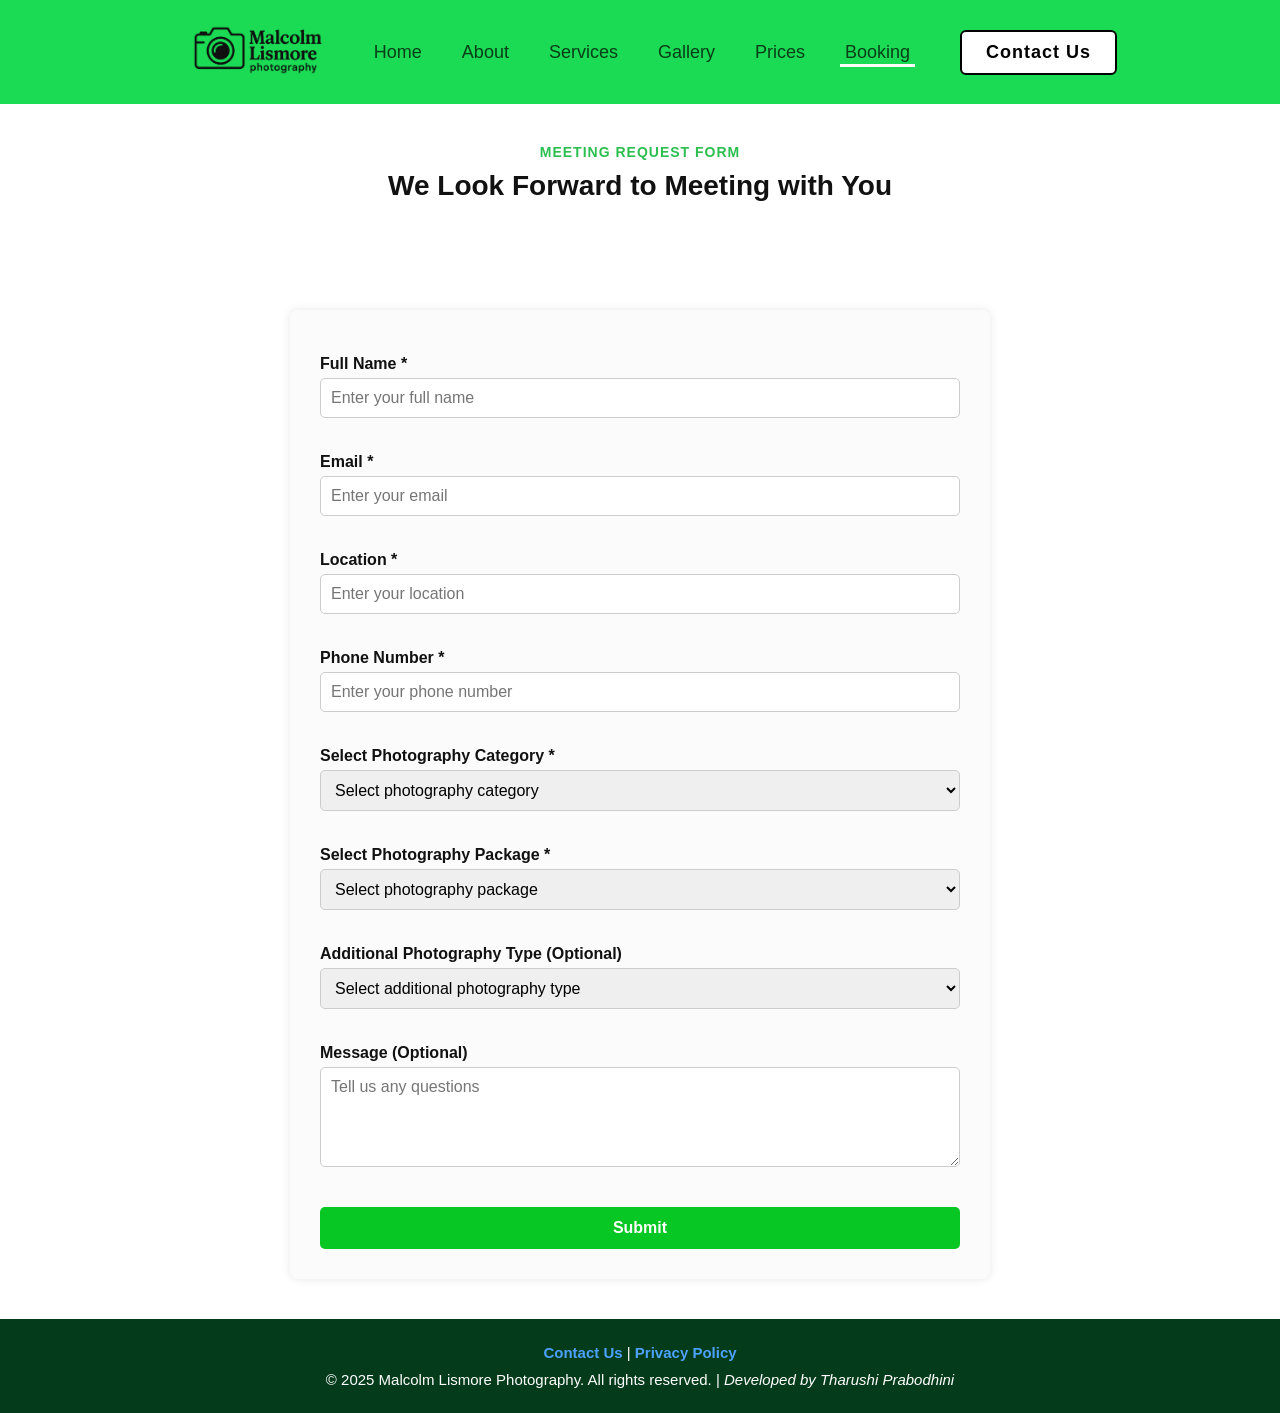
<file: booking page.html>
<!DOCTYPE html>
<html lang="en">
<head>
  <meta charset="UTF-8">
  <meta name="viewport" content="width=device-width, initial-scale=1.0">
  <title>Booking | Malcolm Lismore Photography</title>
  
  <link rel="stylesheet" href="css/booking.css">
  <link rel="stylesheet" href="css/style.css">
  
  <link href="https://fonts.googleapis.com/css2?family=Montserrat:wght@400;700&display=swap" rel="stylesheet">
  <script src="js/booking.js" defer></script>
</head>
<body>
  <header>
    <!-- Navigation Bar -->
    <div class="navigation">
      <div class="navigation-items">
        <a href="index.html" class="logo-link">
          <img src="images/Logo.png" alt="Logo" class="logo">
        </a>
        <ul>
          <li><a href="index.html">Home</a></li>
          <li><a href="about page.html">About</a></li>
          <li><a href="services page.html">Services</a></li>
          <li><a href="gallery page.html">Gallery</a></li>
          <li><a href="prices page.html">Prices</a></li>
          <li><a href="booking page.html" class="active">Booking</a></li>
        </ul>
        <a href="contact page.html" class="contact-button">Contact Us</a>
      </div>
    </div>
  </header>
  <div id="toast" class="toast"></div>

  <div class="wedding-section">
    <p class="section-subtitle">Meeting Request Form</p>
    <h2 class="section-title">We Look Forward to Meeting with You</h2>
  </div>

  <div class="book">
    <form action="booking.php" method="POST" class="bookingForm" id="bookingForm">
      <label for="name">Full Name *</label>
      <input type="text" name="Full_name" id="name" placeholder="Enter your full name" required>

      <label for="email">Email *</label>
      <input type="email" name="email" id="email" placeholder="Enter your email" required>

      <label for="locationa">Location *</label>
      <input type="text" name="locationa" id="locationa" placeholder="Enter your location" required>

      <label for="phone_number">Phone Number *</label>
      <input type="tel" name="phone_number" id="phone_number" placeholder="Enter your phone number" required>

      <label for="photography_type">Select Photography Category *</label>
      <select id="photography_type" name="photography_type" required>
        <option value="">Select photography category</option>
        <option value="wedding">Wedding Photography</option>
        <option value="portrait">Portrait Photography</option>
        <option value="special_events">Special Events Photography</option>
        <option value="landscape">Landscape Photography</option>
        <option value="additional">Additional Photography</option>
        <option value="wildlife">Wildlife Photography</option>
      </select>

      <label for="photography_package">Select Photography Package *</label>
      <select id="photography_package" name="photography_package" required>
        <option value="">Select photography package</option>
        <option value="basic">Basic</option>
        <option value="standard">Standard</option>
        <option value="premium">Premium</option>
      </select>

      <label for="additional_package">Additional Photography Type (Optional)</label>
      <select id="additional_package" name="additional_package">
        <option value="">Select additional photography type</option>
        <option value="baby_kids">Baby/Kids - $40.15</option>
        <option value="graduation">Graduation Shoots - $33.45</option>
        <option value="couple_pre_shoot">Couple/Pre-Shoot - $66.91</option>
      </select>

      <label for="additional_message">Message (Optional)</label>
      <textarea id="additional_message" name="additional_message" placeholder="Tell us any questions"></textarea>

      <button type="submit">Submit</button>
      <p class="successMessage">Submitted your Request!</p>
    </form>
  </div>

  <footer>
    <div class="footer-content">
      <p><a href="contact page.html">Contact Us</a> | <a href="privacy.html">Privacy Policy</a></p>
      <p>© 2025 Malcolm Lismore Photography. All rights reserved. |
        <i>Developed by Tharushi Prabodhini</i>
      </p>
    </div>
  </footer>
</body>
</html>
</file>
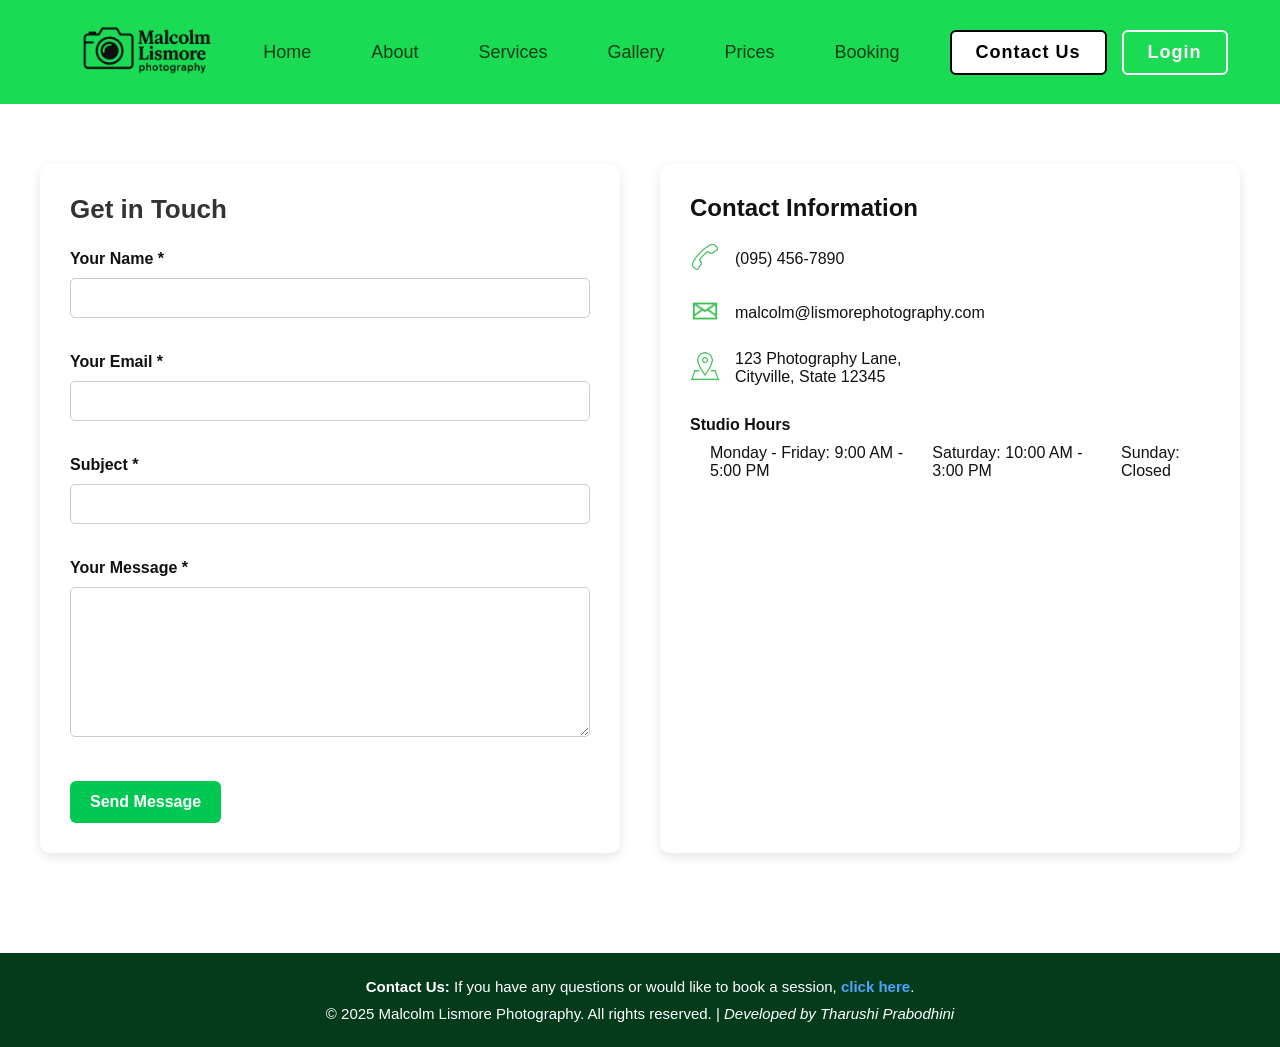
<file: contact page.html>
<!DOCTYPE html>
<html lang="en">

<head>
  <meta charset="UTF-8" />
  <meta name="viewport" content="width=device-width, initial-scale=1.0" />
  <title>Contact Us | Malcolm Lismore Photography</title>

  <link rel="stylesheet" href="css/contact.css" />
  <link rel="stylesheet" href="css/style.css" />
  <link rel="stylesheet" href="css/booking.css" />
  <link href="https://fonts.googleapis.com/css2?family=Montserrat:wght@400;700&display=swap" rel="stylesheet" />
</head>

<body>
  <header>
    <!-- Navigation Bar -->
    <div class="navigation">
      <div class="navigation-items">
        <a href="index.html" class="logo-link">
          <img src="images/Logo.png" alt="Logo" class="logo" />
        </a>

        <ul>
          <li><a href="index.html">Home</a></li>
          <li><a href="about page.html">About</a></li>
          <li><a href="services page.html">Services</a></li>
          <li><a href="gallery page.html">Gallery</a></li>
          <li><a href="prices page.html">Prices</a></li>
          <li><a href="" class="requires-login">Booking</a></li>
        </ul>

        <a href="contact page.html" class="contact-button">Contact Us</a>

        <!-- Login Button -->
        <a href="login.html" class="login-button">Login</a>
      </div>
    </div>
  </header>
  <div id="toast-container"></div>
  <script src="js/contact.js" defer></script>

  <main class="second_part">
    <div class="contact">
      <div class="form-container">
        <h1>Get in Touch</h1>
        <form id="contact-form" method="POST" action="contact.php">
          <label for="name">Your Name *</label>
          <input type="text" id="name" name="name" required />

          <label for="email">Your Email *</label>
          <input type="email" id="email" name="email" required />

          <label for="subject">Subject *</label>
          <input type="text" id="subject" name="subject" required />

          <label for="message">Your Message *</label>
          <textarea class="message" id="message" name="message" required></textarea>

          <button type="submit">Send Message</button>
        </form>
      </div>

      <div class="contact-info">
        <h2>Contact Information</h2>

        <div class="contact-details">
          <div class="contact-icon">
            <img src="images/Call icon.png" alt="Phone Icon" />
          </div>
          <div class="contact-text">(095) 456-7890</div>
        </div>

        <div class="contact-details">
          <div class="contact-icon">
            <img src="images/Email icon.png" alt="Email Icon" />
          </div>
          <div class="contact-text">malcolm@lismorephotography.com</div>
        </div>

        <div class="contact-details">
          <div class="contact-icon">
            <img src="images/location icon.png" alt="Location Icon" />
          </div>
          <div class="contact-text">
            123 Photography Lane,<br />
            Cityville, State 12345
          </div>
        </div>

        <div class="studio-hours">
          <p><strong>Studio Hours</strong></p>
          <ul>
            <li>Monday - Friday: 9:00 AM - 5:00 PM</li>
            <li>Saturday: 10:00 AM - 3:00 PM</li>
            <li>Sunday: Closed</li>
          </ul>
        </div>
      </div>
    </div>
  </main>

  <footer>
    <div class="footer-content">
      <p><strong>Contact Us:</strong> If you have any questions or would like to book a session,
        <a href="contact page.html">click here</a>.
      </p>
      <p>© 2025 Malcolm Lismore Photography. All rights reserved. |
        <i>Developed by Tharushi Prabodhini</i>
      </p>
    </div>
  </footer>

  <!-- JavaScript File -->
  <script src="js/javaScript.js"></script>
</body>
</html>
</file>
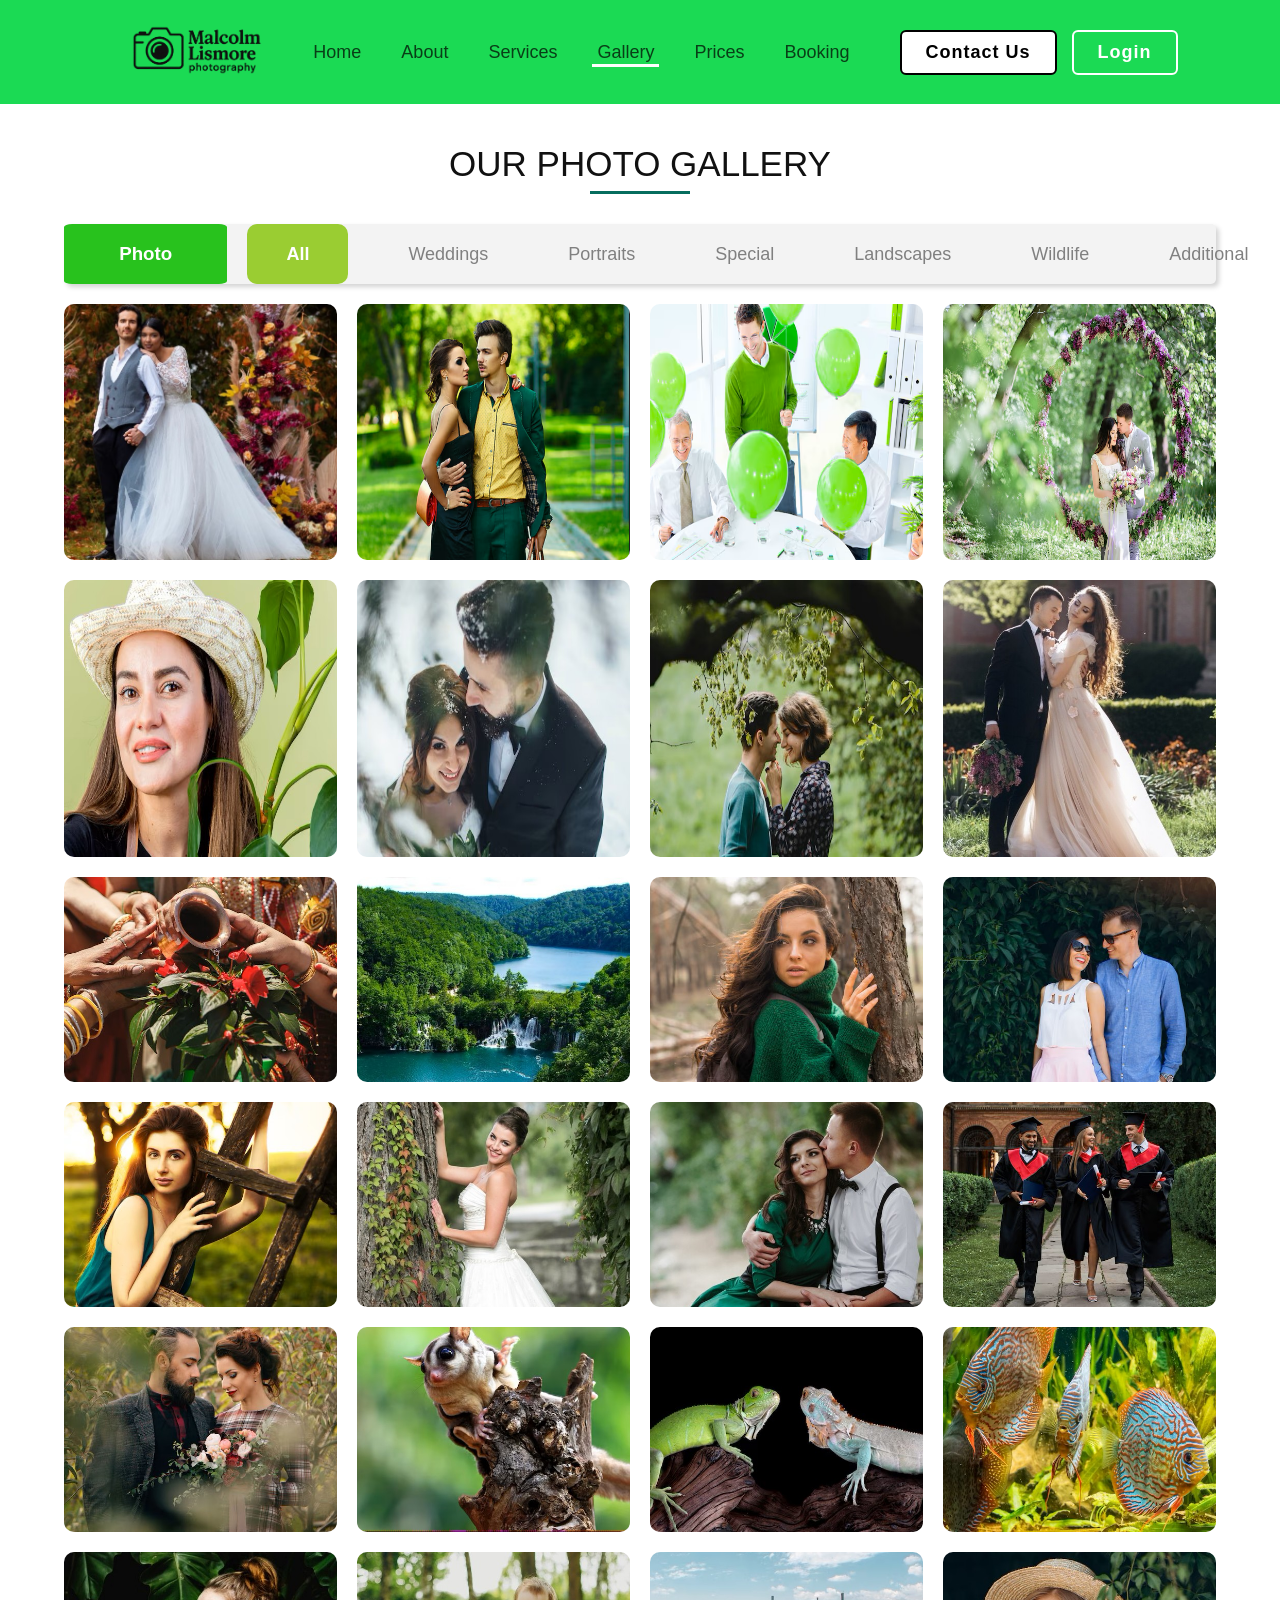
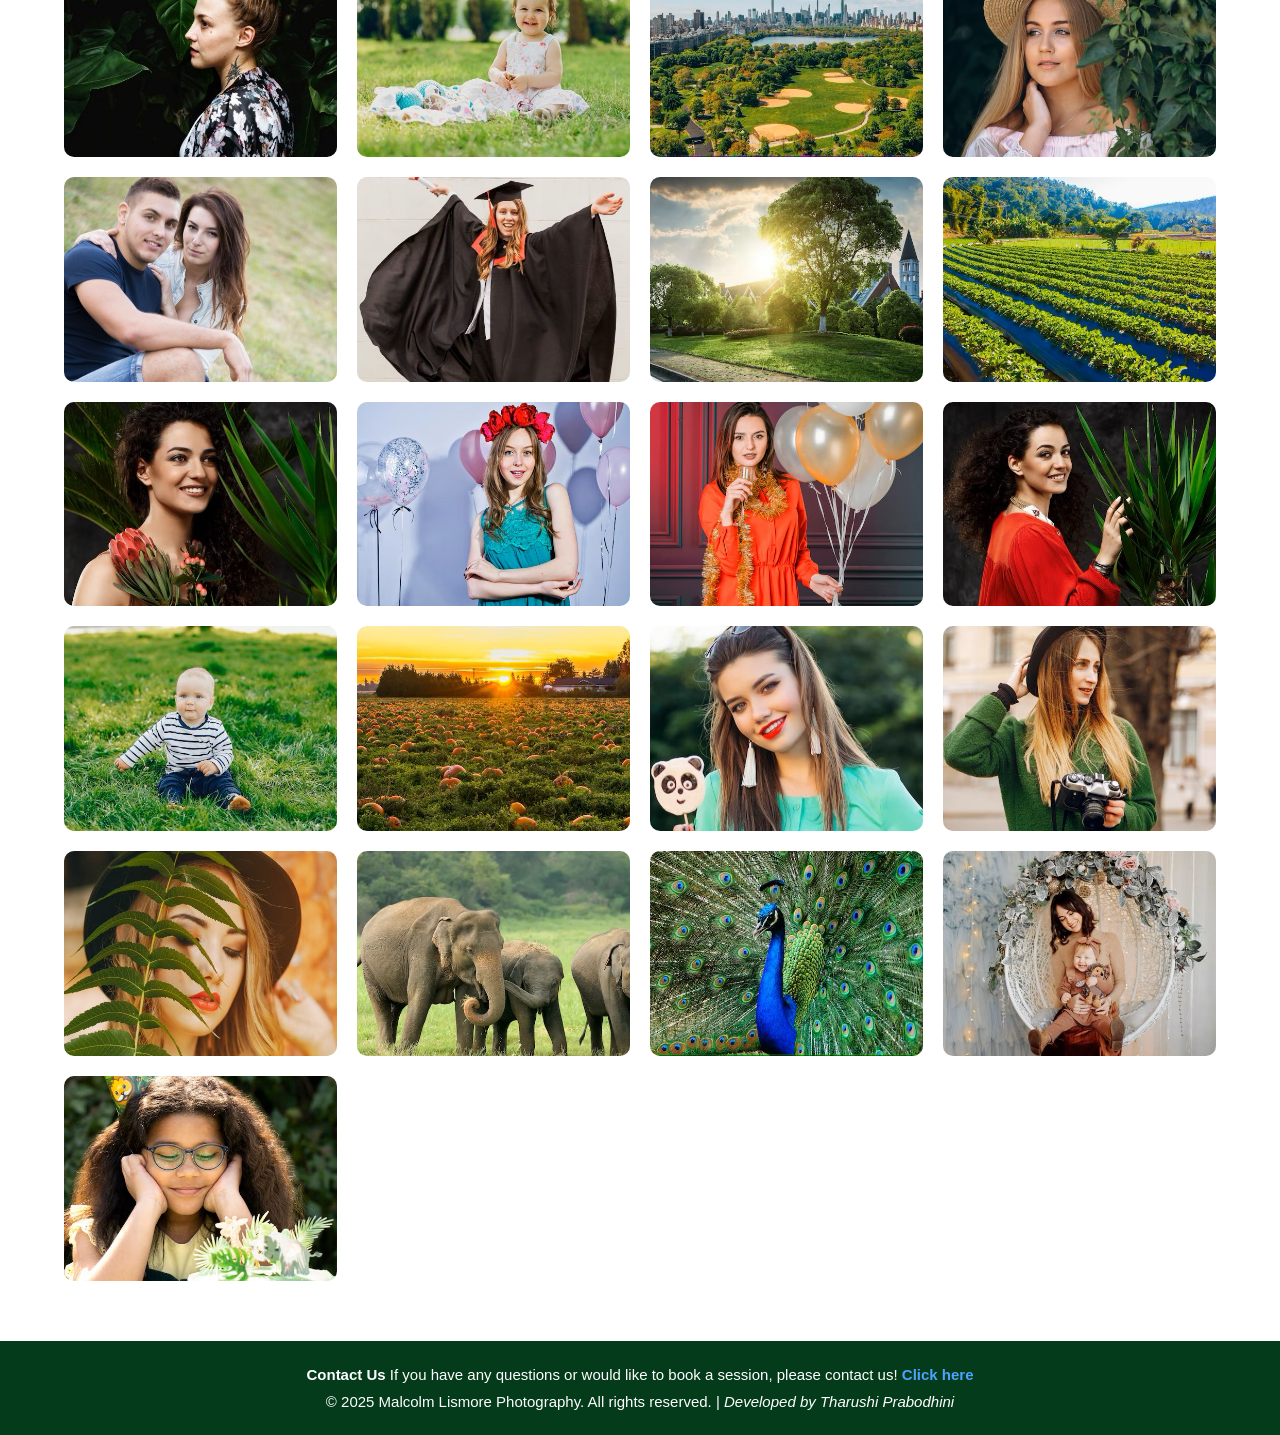
<file: gallery page.html>
<!DOCTYPE html>
<html lang="en">
<head>
  <meta charset="UTF-8" />
  <meta name="viewport" content="width=device-width, initial-scale=1.0"/>
  <title>Gallery | Malcolm Lismore Photography</title>
  <link rel="stylesheet" href="css/styleGallery.css"/>
  <link rel="stylesheet" href="css/style.css" />
  <link href="https://fonts.googleapis.com/css2?family=Montserrat:wght@400;700&display=swap" rel="stylesheet"/>
</head>

<body>
  <header>
    <!-- Navigation Bar -->
    <div class="navigation">
      <div class="navigation-items">
        <a href="index.html" class="logo-link">
          <img src="images/Logo.png" alt="Logo" class="logo"/>
        </a>

        <ul>
          <li><a href="index.html">Home</a></li>
          <li><a href="about page.html">About</a></li>
          <li><a href="services page.html">Services</a></li>
          <li><a href="gallery page.html"  class="active">Gallery</a></li>
          <li><a href="prices page.html">Prices</a></li>
          <li><a href="" class="requires-login">Booking</a></li>
        </ul>

        <a href="contact page.html" class="contact-button">Contact Us</a>

        <!-- Login Button -->
        <a href="login.html" class="login-button">Login</a>
      </div>
    </div>
  </header>

  <!-- Gallery Filters -->
  <input type="radio" name="photos" id="check1" checked>
  <input type="radio" name="photos" id="check2">
  <input type="radio" name="photos" id="check3">
  <input type="radio" name="photos" id="check4">
  <input type="radio" name="photos" id="check5">
  <input type="radio" name="photos" id="check6">
  <input type="radio" name="photos" id="check7">

  <!-- Gallery Container -->
  <div class="container">
    <h1>OUR PHOTO GALLERY</h1>

    <div class="top-content">
      <h3>Photo Gallery</h3>
      <label for="check1">All Photos</label>
      <label for="check2">Weddings</label>
      <label for="check3">Portraits</label>
      <label for="check4">Special Events</label>
      <label for="check5">Landscapes</label>
      <label for="check6">Wildlife</label>
      <label for="check7">Additional</label>
    </div>

    <div class="photo-gallery">

      <!-- Example Entry -->
      <div class="pic wedding">
        <img src="images/wedding Gimg6.jpg" alt="wedding Gimg6.jpg">
      </div>

      <div class="pic Additional">
        <img src="images/Additional img1.png" alt="Additional img1.png">
      </div>

      <div class="pic events">
        <img src="images/events Gimg1.png" alt="events Gimg1.png">
      </div>

      <div class="pic wedding">
        <img src="images/wedding img1.avif" alt="wedding img1.avif">
      </div>

      <div class="pic Portraits">
        <img src="images/Portraits Gimg1.jpg" alt="Portraits Gimg1.jpg">
      </div>

      <div class="pic wedding">
        <img src="images/wedding Gimg2.jpg" alt="wedding Gimg2.jpg">
      </div>

      <div class="pic Additional">
        <img src="images/Additional Gimg2.jpg" alt="Additional Gimg2.jpg">
      </div>

      <div class="pic wedding">
        <img src="images/wedding Gimg8.jpg" alt="wedding Gimg8.jpg">
      </div>

      <div class="pic events">
        <img src="images/events Gimg2.jpg" alt="events Gimg2.jpg">
      </div>

      <div class="pic Landscape">
        <img src="images/Landscape Gimg2.jpg" alt="Landscape Gimg2.jpg">
      </div>

      <div class="pic Portraits">
        <img src="images/Portraits Gimg2.jpg" alt="Portraits Gimg2.jpg">
      </div>

      <div class="pic Additional">
        <img src="images/Additional Gimg3.jpg" alt="Additional Gimg3.avif">
      </div>

      <div class="pic Portraits">
        <img src="images/Portraits Gimg3.jpg" alt="Portraits Gimg3.jpg">
      </div>

      <div class="pic wedding">
        <img src="images/wedding Gimg4.jpg" alt="wedding Gimg4.jpg">
      </div>

      <div class="pic wedding">
        <img src="images/wedding Gimg3.jpg" alt="wedding Gimg3.jpg">
      </div>

      <div class="pic events">
        <img src="images/events Gimg4.jpg" alt="events Gimg4.jpg">
      </div>

      <div class="pic wedding">
        <img src="images/wedding Gimg5.jpg" alt="wedding Gimg5.jpg">
      </div>

      <div class="pic wildlife">
        <img src="images/wildlife Gimg1.jpg" alt="wildlife Gimg1.jpg">
      </div>

      <div class="pic wildlife">
        <img src="images/wildlife Gimg3.jpg" alt="wildlife Gimg3.jpg">
      </div>

      <div class="pic wildlife">
        <img src="images/wildlife Gimg2.jpg" alt="wildlife Gimg2.jpg">
      </div>

      <div class="pic Portraits">
        <img src="images/Portraits Gimg4.jpg" alt="Portraits Gimg4.jpg">
      </div>

      <div class="pic events">
        <img src="images/events Gimg5.jpg" alt="events Gimg5.jpg">
      </div>

      <div class="pic Landscape">
        <img src="images/Landscape Gimg5.jpg" alt="Landscape Gimg5.jpg">
      </div>

      <div class="pic Portraits">
        <img src="images/Portraits Gimg5.jpg" alt="Portraits Gimg5.jpg">
      </div>

      <div class="pic Additional">
        <img src="images/Additional Gimg6.jpg" alt="Additional Gimg6.jpg">
      </div>

      <div class="pic events">
        <img src="images/events Gimg6.jpg" alt="events Gimg6.jpg">
      </div>

      <div class="pic Landscape">
        <img src="images/Landscape Gimg6.jpg" alt="Landscape Gimg6.jpg">
      </div>

      <div class="pic Landscape">
        <img src="images/Landscape Gimg7.jpg" alt="Landscape Gimg7.jpg">
      </div>

      <div class="pic Portraits">
        <img src="images/Portraits Gimg7.jpg" alt="Portraits Gimg7.jpg">
      </div>

      <div class="pic events">
        <img src="images/events Gimg10.jpg" alt="events Gimg10.jpg">
      </div>

      <div class="pic events">
        <img src="images/events Gimg11.jpg" alt="events Gimg11.jpg">
      </div>

      <div class="pic Portraits">
        <img src="images/Portraits Gimg9.jpg" alt="Portraits Gimg9.jpg">
      </div>

      <div class="pic events">
        <img src="images/events Gimg8.jpg" alt="events Gimg8.jpg">
      </div>

      <div class="pic Landscape">
        <img src="images/Landscape Gimg8.jpg" alt="Landscape Gimg8.jpg">
      </div>

      <div class="pic Portraits">
        <img src="images/Portraits Gimg8.jpg" alt="Portraits Gimg8.jpg">
      </div>

      <div class="pic Portraits">
        <img src="images/Portraits Gimg6.jpg" alt="Portraits Gimg6.jpg">
      </div>

      <div class="pic Portraits">
        <img src="images/Portraits Gimg10.jpg" alt="Portraits Gimg10.jpg">
      </div>

      <div class="pic wildlife">
        <img src="images/wildlife Gimg5.jpg" alt="wildlife Gimg5.jpg">
      </div>

      <div class="pic wildlife">
        <img src="images/wildlife Gimg6.jpg" alt="wildlife Gimg6.jpg">
      </div>

      <div class="pic events">
        <img src="images/events img1.jpg" alt="events img1.jpg">
      </div>

      <div class="pic events">
        <img src="images/events Gimg9.jpg" alt="events Gimg9.jpg">
      </div>

    </div>
  </div>

  <!-- Footer -->
  <footer>
    <div class="footer-content">
      <p><strong>Contact Us</strong> If you have any questions or would like to book a session, please contact us!
        <a href="Contact page.html">Click here</a>
      </p>
      <p>© 2025 Malcolm Lismore Photography. All rights reserved. | <i>Developed by Tharushi Prabodhini</i></p>
    </div>
  </footer>

  <!-- JavaScript File -->
  <script src="js/javaScript.js"></script>
</body>
</html>
</file>
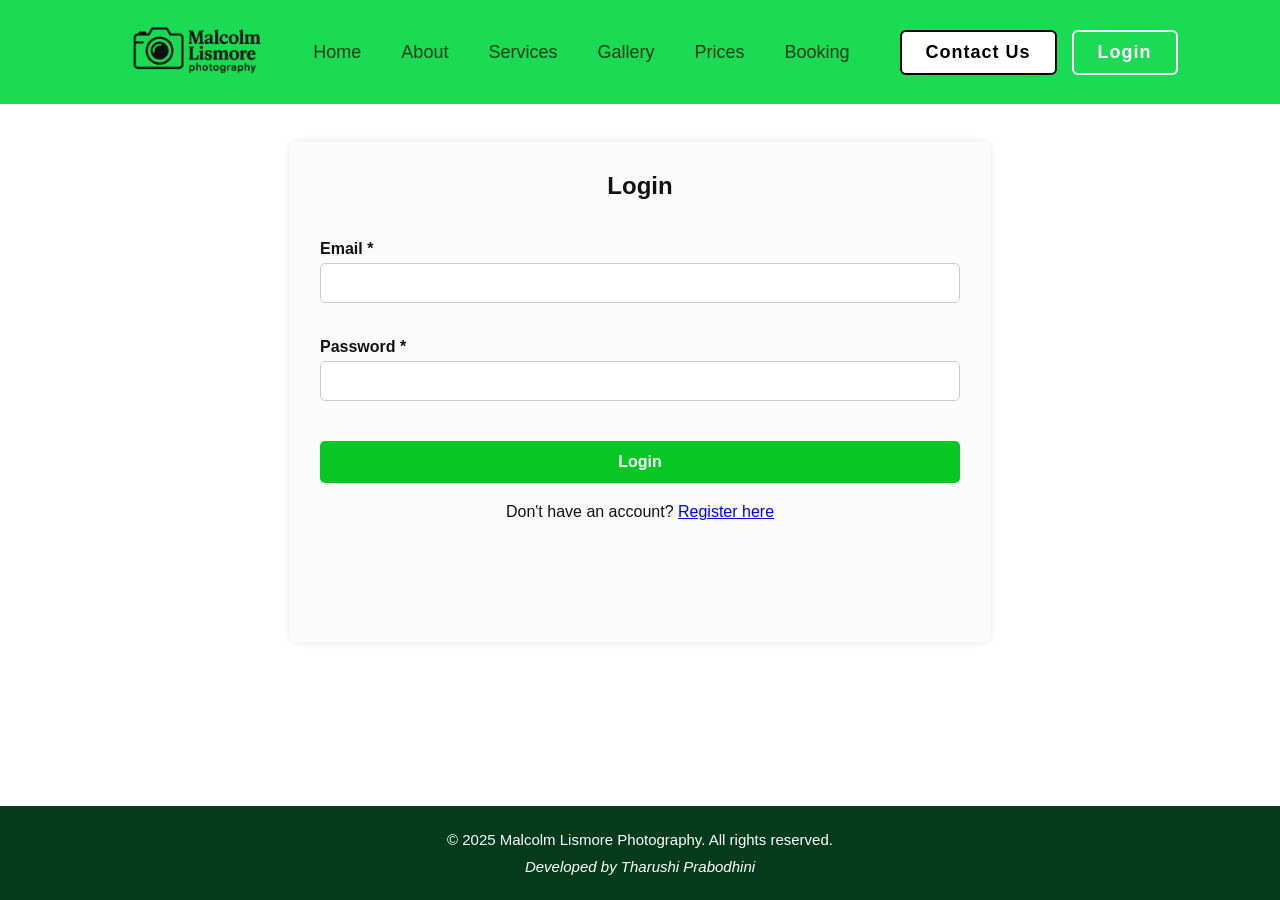
<file: login.html>
<!DOCTYPE html>
<html lang="en">
<head>
  <meta charset="UTF-8" />
  <meta name="viewport" content="width=device-width, initial-scale=1.0"/>
  <title>Login | Malcolm Lismore Photography</title>
  
  <link rel="stylesheet" href="css/style.css"/>
  <link rel="stylesheet" href="css/booking.css"/>
  <link rel="stylesheet" href="css/login.css"/>
  <link href="https://fonts.googleapis.com/css2?family=Montserrat:wght@400;700&display=swap" rel="stylesheet"/>
</head>
<body>

  <!-- Navigation Bar -->
  <header>
    <nav class="navigation">
      <div class="navigation-items">
        <a href="index page.html" class="logo-link">
          <img src="images/Logo.png" alt="Logo" class="logo" />
        </a>
        <ul>
          <li><a href="index page.html">Home</a></li>
          <li><a href="about page.html">About</a></li>
          <li><a href="services page.html">Services</a></li>
          <li><a href="gallery page.html">Gallery</a></li>
          <li><a href="prices page.html">Prices</a></li>
          <li><a href="" class="requires-login">Booking</a></li>
        </ul>
        <a href="contact page.html" class="contact-button">Contact Us</a>
        
        <a href="login.html" class="login-button active">Login</a>
      </div>
    </nav>
  </header>

  <!-- Main Content -->
  <main>
    <!-- Login Form -->
    <div class="book">
      <h2 style="margin-bottom: 25px;">Login</h2>
      <form class="bookingForm" method="POST" action="login.php">
        <label for="email">Email *</label>
        <input type="email" id="email" name="email" required>

        <label for="password">Password *</label>
        <input type="password" id="password" name="password" required>

        <button type="submit">Login</button>
      </form>
      <p style="margin-top: 20px;">Don't have an account? <a href="register.html">Register here</a></p>
    </div>
  </main>

  <!-- Toast Container -->
  <div id="toast-container"></div>

  <!-- Footer -->
  <footer>
    <div class="footer-content">
      <p>&copy; 2025 Malcolm Lismore Photography. All rights reserved.</p>
      <p><i>Developed by Tharushi Prabodhini</i></p>
    </div>
  </footer>

  <!-- Toast JS -->
  <script src="js/login.js" defer></script>
  <script src="js/javaScript.js"></script>
</body>
</html>
</file>
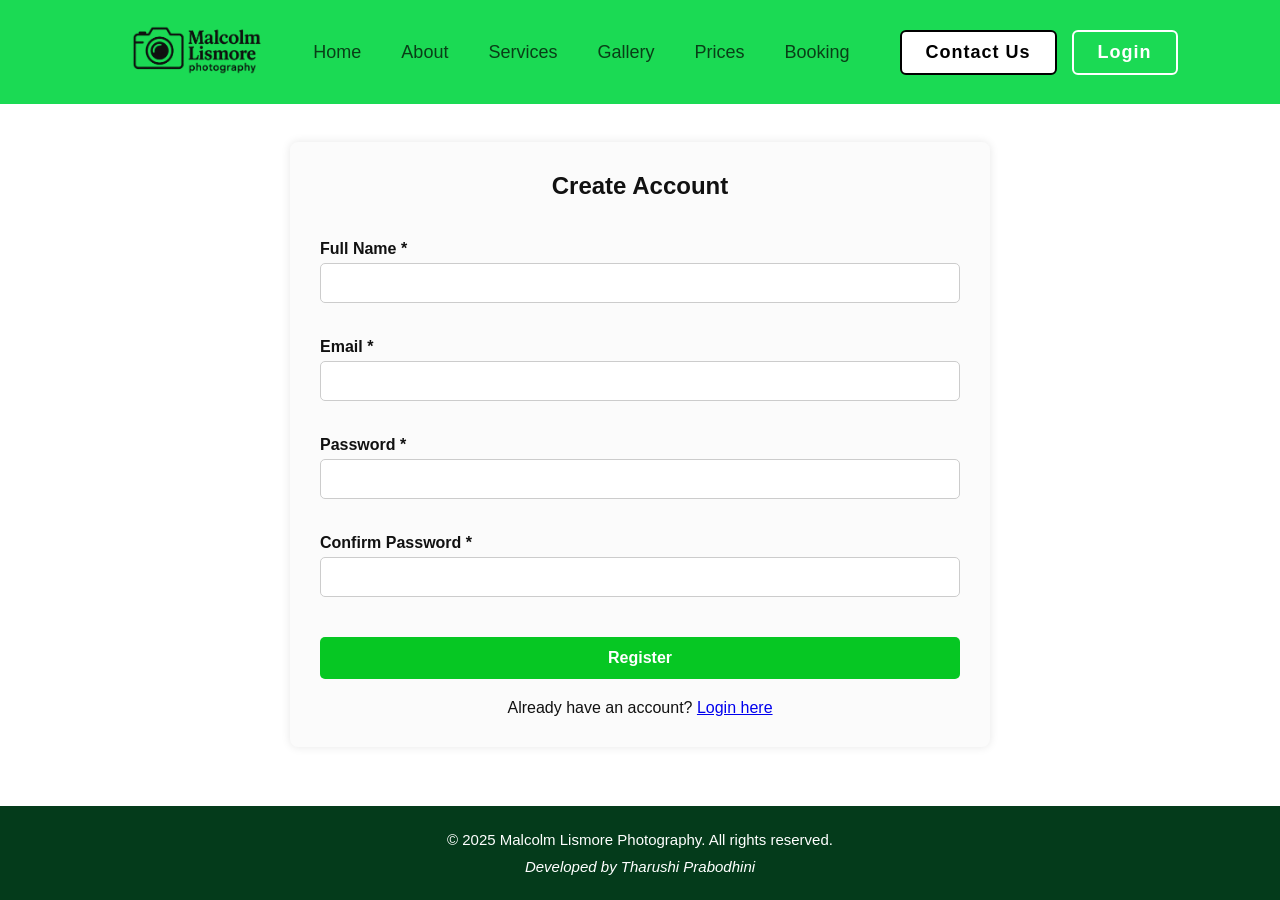
<file: register.html>
<!DOCTYPE html>
<html lang="en">
<head>
  <meta charset="UTF-8" />
  <meta name="viewport" content="width=device-width, initial-scale=1.0"/>
  <title>Create Account | Malcolm Lismore Photography</title>
  <link rel="stylesheet" href="css/style.css"/>
  <link rel="stylesheet" href="css/booking.css"/>
  <link rel="stylesheet" href="css/login.css"/>
  <link href="https://fonts.googleapis.com/css2?family=Montserrat:wght@400;700&display=swap" rel="stylesheet"/>
</head>
<body>

  <!-- Navigation Bar -->
  <header>
    <nav class="navigation">
      <div class="navigation-items">
        <a href="index page.html" class="logo-link">
          <img src="images/Logo.png" alt="Logo" class="logo" />
        </a>
        <ul>
          <li><a href="index page.html">Home</a></li>
          <li><a href="about page.html">About</a></li>
          <li><a href="services page.html">Services</a></li>
          <li><a href="gallery page.html">Gallery</a></li>
          <li><a href="prices page.html">Prices</a></li>
          <li><a href="booking page.html" class="requires-login">Booking</a></li>
        </ul>
        <a href="contact page.html" class="contact-button">Contact Us</a>
        <a href="login.html" class="login-button">Login</a>
      </div>
    </nav>
  </header>

  <!-- Main Content -->
  <main>
    <!-- Register Form -->
    <div class="book">
      <h2 style="margin-bottom: 25px;">Create Account</h2>
      <form class="bookingForm" method="POST" action="register.php">
        <label for="name">Full Name *</label>
        <input type="text" id="name" name="name" required>

        <label for="email">Email *</label>
        <input type="email" id="email" name="email" required>

        <label for="password">Password *</label>
        <input type="password" id="password" name="password" required>

        <label for="confirm_password">Confirm Password *</label>
        <input type="password" id="confirm_password" name="confirm_password" required>

        <button type="submit">Register</button>
      </form>
      <p style="margin-top: 20px;">Already have an account? <a href="login.html">Login here</a></p>
    </div>
  </main>

  <!-- Toast Container -->
  <div id="toast-container"></div>

  <!-- Footer -->
  <footer>
    <div class="footer-content">
      <p>&copy; 2025 Malcolm Lismore Photography. All rights reserved.</p>
      <p><i>Developed by Tharushi Prabodhini</i></p>
    </div>
  </footer>

  <!-- Toast JS -->
  <script src="js/login.js" defer></script>
  <script src="js/javaScript.js"></script>
</body>
</html>
</file>
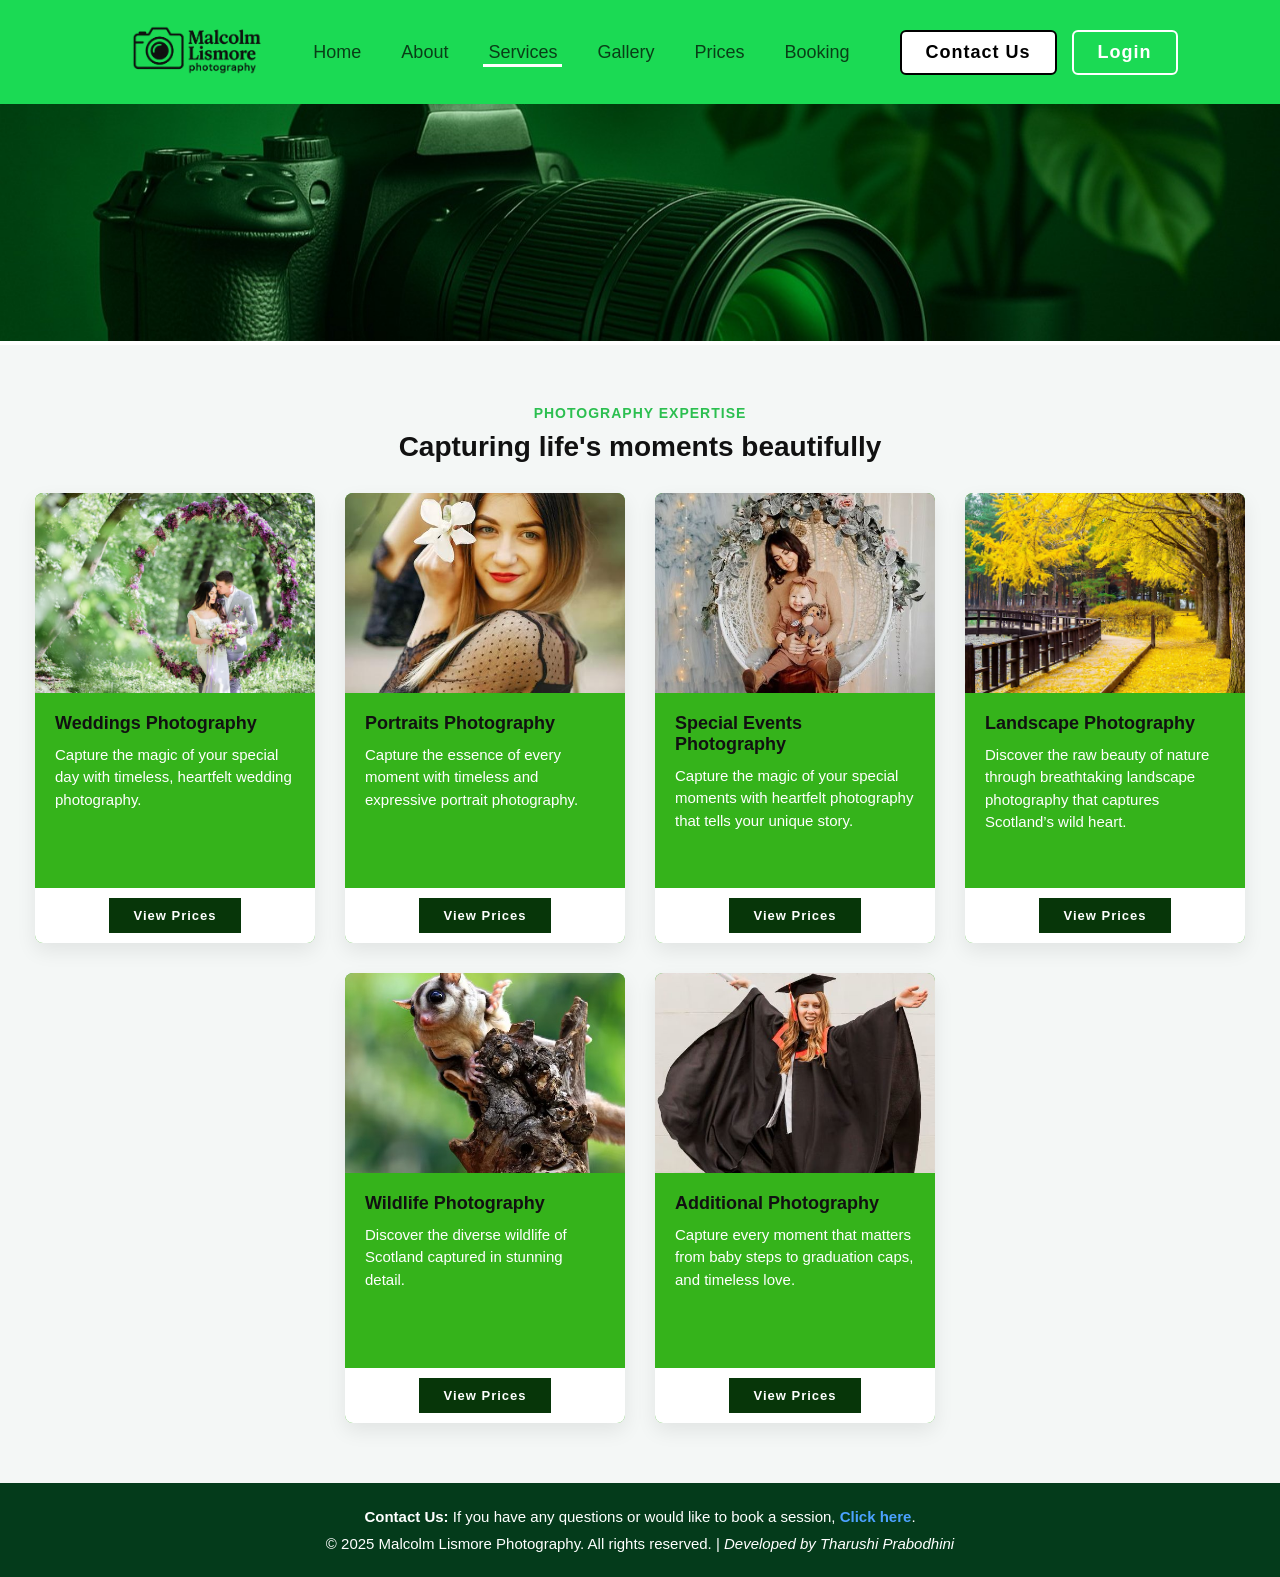
<file: services page.html>
<!DOCTYPE html>
<html lang="en">
<head>
  <meta charset="UTF-8" />
  <meta name="viewport" content="width=device-width, initial-scale=1.0" />
  <title>Services | Malcolm Lismore Photography</title>
  <link rel="stylesheet" href="css/style.css" />
  <link href="https://fonts.googleapis.com/css2?family=Montserrat:wght@400;700&display=swap" rel="stylesheet" />
</head>
<body>
  <header>
    <!-- Navigation Bar -->
    <div class="navigation">
      <div class="navigation-items">
        <a href="index page.html" class="logo-link">
          <img src="images/Logo.png" alt="Logo" class="logo" />
        </a>

        <ul>
          <li><a href="index page.html">Home</a></li>
          <li><a href="about page.html">About</a></li>
          <li><a href="services page.html" class="active">Services</a></li>
          <li><a href="gallery page.html">Gallery</a></li>
          <li><a href="prices page.html">Prices</a></li>
          <li><a href="" class="requires-login">Booking</a></li>
        </ul>

        <a href="contact page.html" class="contact-button">Contact Us</a>

        <!-- Login Button -->
        <a href="login.html" class="login-button">Login</a>
      </div>
    </div>
  </header>

  <!-- Background Image -->
  <img src="images/bg.jpg" alt="Background" style="width: 100%; height: auto;" />

  <!-- Services Section -->
  <section class="photo-expertise">
    <p class="section-subtitle">Photography Expertise</p>
    <h2 class="section-title">Capturing life's moments beautifully</h2>

    <div class="photo-grid">
      <!-- Weddings Photography -->
      <div class="photo-background">
        <img src="images/wedding img1.avif" alt="Weddings photography" />
        <div class="photo-content">
          <h3>Weddings Photography</h3>
          <p>Capture the magic of your special day with timeless, heartfelt wedding photography.</p>
        </div>
        <div class="photo-btn">
          <a href="prices page.html" class="view Prices">View Prices</a>
        </div>
      </div>

      <!-- Portraits Photography -->
      <div class="photo-background">
        <img src="images/Portraits img1.jpg" alt="Portraits photography" />
        <div class="photo-content">
          <h3>Portraits Photography</h3>
          <p>Capture the essence of every moment with timeless and expressive portrait photography.</p>
        </div>
        <div class="photo-btn">
          <a href="prices page.html" class="view Prices">View Prices</a>
        </div>
      </div>

      <!-- Special Events Photography -->
      <div class="photo-background">
        <img src="images/events img1.jpg" alt="Special events photography" />
        <div class="photo-content">
          <h3>Special Events Photography</h3>
          <p>Capture the magic of your special moments with heartfelt photography that tells your unique story.</p>
        </div>
        <div class="photo-btn">
          <a href="prices page.html" class="view Prices">View Prices</a>
        </div>
      </div>

      <!-- Landscape Photography -->
      <div class="photo-background">
        <img src="images/landspace image2.avif" alt="Landscape photography" />
        <div class="photo-content">
          <h3>Landscape Photography</h3>
          <p>Discover the raw beauty of nature through breathtaking landscape photography that captures Scotland’s wild heart.</p>
        </div>
        <div class="photo-btn">
          <a href="prices page.html" class="view Prices">View Prices</a>
        </div>
      </div>

      <!-- Wildlife Photography -->
      <div class="photo-background">
        <img src="images/wildlife Gimg1.jpg" alt="Wildlife photography" />
        <div class="photo-content">
          <h3>Wildlife Photography</h3>
          <p>Discover the diverse wildlife of Scotland captured in stunning detail.</p>
        </div>
        <div class="photo-btn">
          <a href="prices page.html" class="view Prices">View Prices</a>
        </div>
      </div>

      <!-- Additional Photography -->
      <div class="photo-background">
        <img src="images/events Gimg6.jpg" alt="Additional photography" />
        <div class="photo-content">
          <h3>Additional Photography</h3>
          <p>Capture every moment that matters from baby steps to graduation caps, and timeless love.</p>
        </div>
        <div class="photo-btn">
          <a href="prices page.html" class="view Prices">View Prices</a>
        </div>
      </div>
    </div>
  </section>

  <!-- Footer -->
  <footer>
    <div class="footer-content">
      <p><strong>Contact Us:</strong> If you have any questions or would like to book a session, 
        <a href="Contact page.html">Click here</a>.
      </p>
      <p>© 2025 Malcolm Lismore Photography. All rights reserved. | <i>Developed by Tharushi Prabodhini</i></p>
    </div>
  </footer>
    <!-- JavaScript File -->
  <script src="js/javaScript.js"></script>
</body>
</html>
</file>
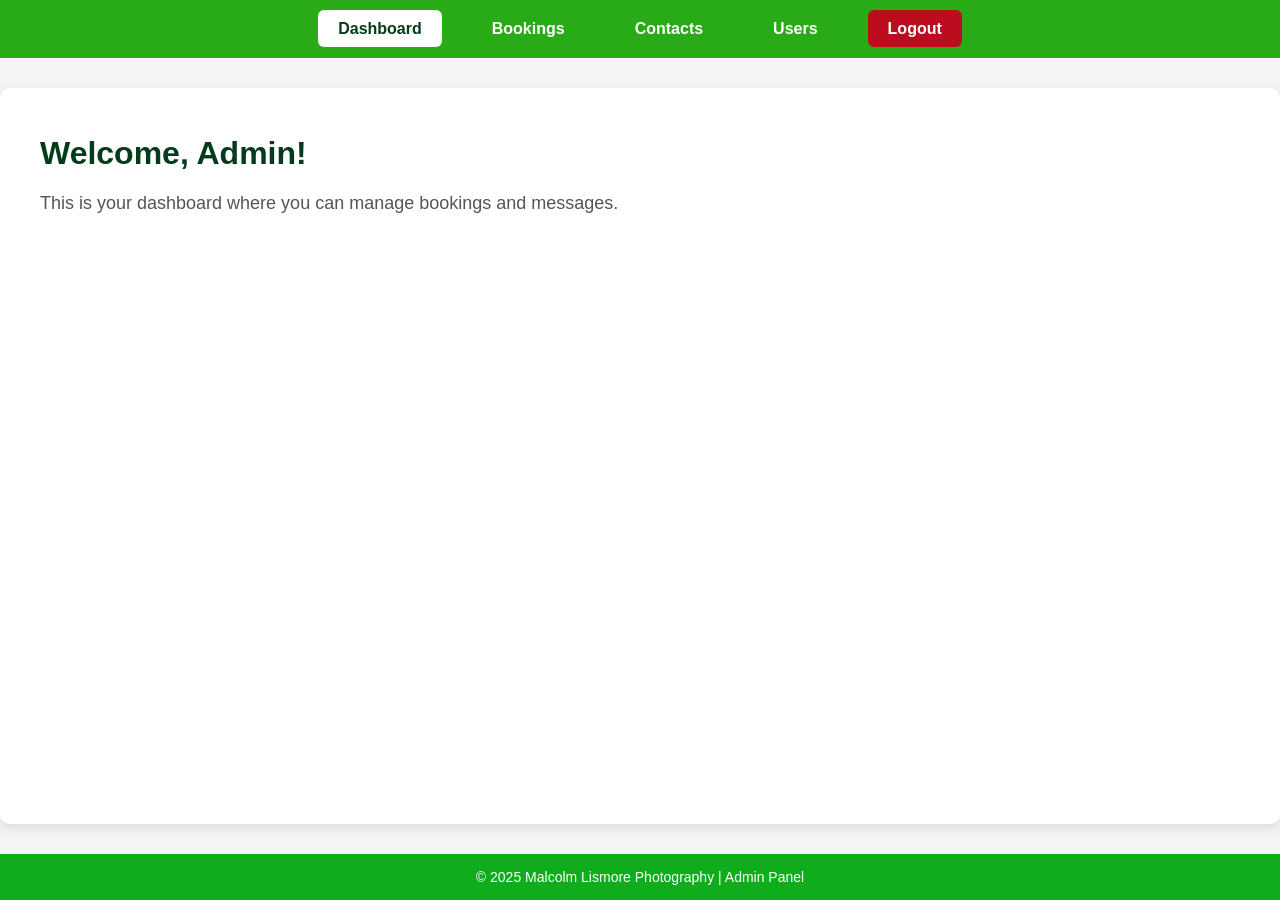
<file: admin/dashboard.html>
<!DOCTYPE html>
<html lang="en">
<head>
  <meta charset="UTF-8" />
  <meta name="viewport" content="width=device-width, initial-scale=1.0" />
  <title>Admin Dashboard</title>
  <link rel="stylesheet" href="admin.css" />
</head>
<body>
  <header>
    <nav class="admin-nav">
      <ul>
        <li><a href="dashboard.html" class="active">Dashboard</a></li>
        <li><a href="booking.php">Bookings</a></li>
        <li><a href="contact.php">Contacts</a></li>
        <li><a href="users.php">Users</a></li>
        <li><a href="login.html" class="logout-btn">Logout</a></li>
      </ul>
    </nav>
  </header>

  <main class="admin-content">
    <h1>Welcome, Admin!</h1>
    <p>This is your dashboard where you can manage bookings and messages.</p>
  </main>

  <footer class="admin-footer">
    <p>&copy; 2025 Malcolm Lismore Photography | Admin Panel</p>
  </footer>
</body>
</html>
</file>
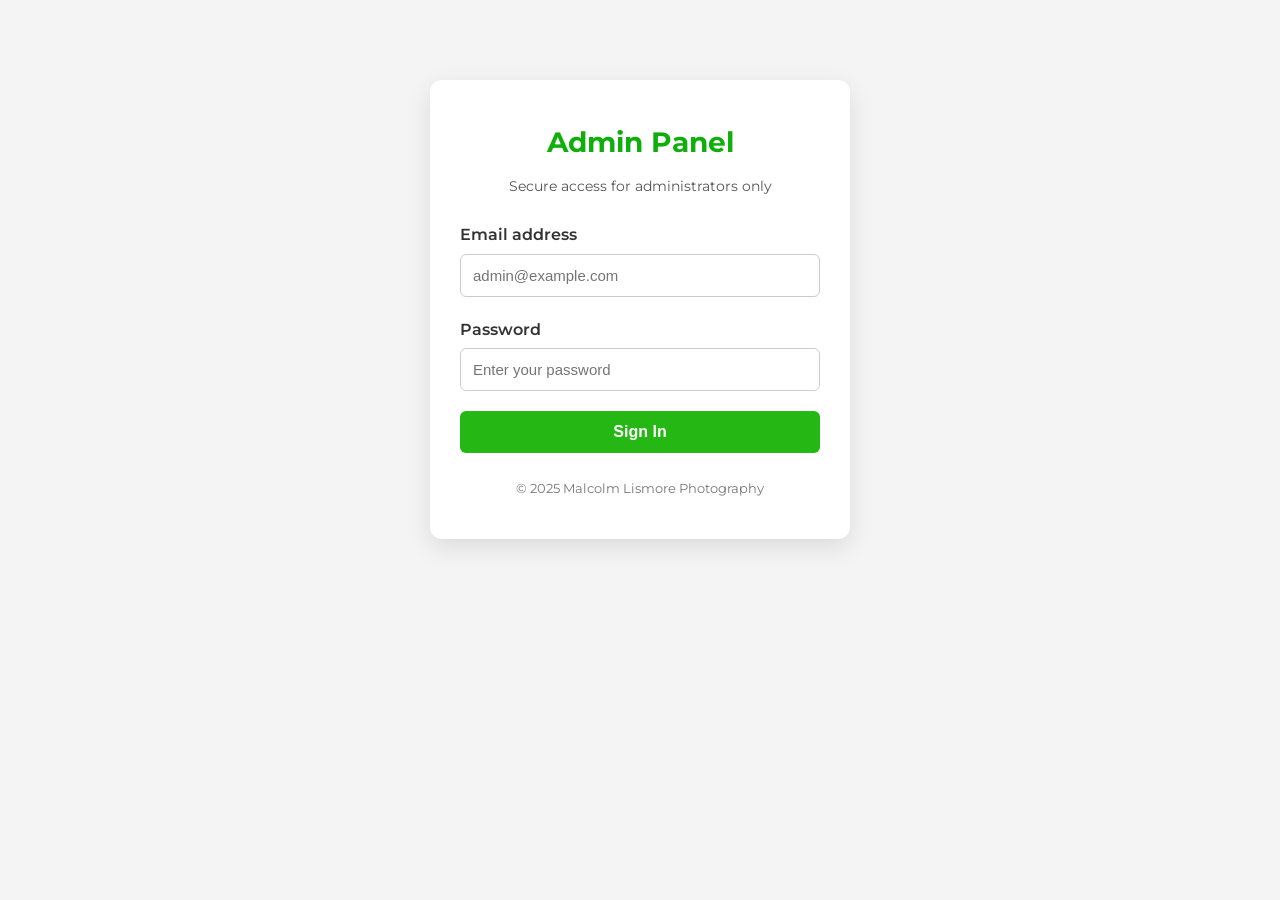
<file: admin/login.html>
<!DOCTYPE html>
<html lang="en">
<head>
  <meta charset="UTF-8" />
  <meta name="viewport" content="width=device-width, initial-scale=1.0" />
  <title>Admin Login | Malcolm Lismore Photography</title>
  
  <link rel="stylesheet" href="admin.css" />
  <link href="https://fonts.googleapis.com/css2?family=Montserrat:wght@400;700&display=swap" rel="stylesheet" />
</head>
<body>
  <div class="admin-login-container">
    <h2>Admin Panel</h2>
    <p class="subtitle">Secure access for administrators only</p>

    <form method="POST" action="login.php" class="admin-login-form" novalidate>
      <div class="form-group">
        <label for="email">Email address</label>
        <input type="email" id="email" name="email" placeholder="admin@example.com" required />
      </div>

      <div class="form-group">
        <label for="password">Password</label>
        <input type="password" id="password" name="password" placeholder="Enter your password" required />
      </div>

      <button type="submit">Sign In</button>
    </form>

    <p class="footer-note">© 2025 Malcolm Lismore Photography</p>
  </div>
</body>
</html>
</file>
<file: css/booking.css>
.wedding-section {
  padding: 40px 20px;
  text-align: center;
}

.section-subtitle {
  color: #2cbf50;
  font-weight: bold;
  text-transform: uppercase;
  font-size: 14px;
  letter-spacing: 1px;
  margin-bottom: 10px;
}

.section-title {
  font-size: 28px;
  font-weight: 700;
}

.book {
  background: #fbfbfb;
  padding: 30px;
  min-height: 500px;
  max-width: 700px;
  box-shadow: 0 0 10px rgba(0, 0, 0, 0.1);
  border-radius: 8px;
  text-align: center;
  margin: 3% auto;
}

.bookingForm {
  display: flex;
  flex-direction: column;
}

label {
  margin-top: 15px;
  font-weight: bold;
  text-align: left;
}

input,
select,
textarea {
  width: 100%;
  padding: 10px;
  margin-top: 5px;
  margin-bottom: 20px;
  border: 1px solid #ccc;
  border-radius: 5px;
  font-size: 16px;
}

textarea {
  resize: vertical;
  min-height: 100px;
}

button {
  margin-top: 20px;
  padding: 12px;
  background: #06c723;
  color: white;
  border: none;
  cursor: pointer;
  border-radius: 5px;
  font-size: 16px;
  font-weight: 600;
}

button:hover {
  background: #055003;
}

.successMessage {
  display: none;
  color: green;
  margin-top: 15px;
  font-weight: bold;
}

footer {
  background-color: #043b1b;
  color: white;
  text-align: center;
  padding: 15px;
  font-size: 15px;
  margin-top: 40px;
}

.footer-content {
  max-width: 900px;
  margin: auto;
}

.footer-content p {
  margin: 10px 0;
}

.footer-content a {
  color: #4ca2ff;
  text-decoration: none;
  font-weight: bold;
}

.footer-content a:hover {
  text-decoration: underline;
}
</file>
<file: css/style.css>
* {
  margin: 0;
  padding: 0;
  box-sizing: border-box;
  font-family: "poppins", sans-serif;
}

header {
  transition: 0.5s ease;
}

.navigation {
  background-color: #1bda54;
  padding: 25px;
  position: relative;
}

.navigation-items {
  display: flex;
  justify-content: center;
  align-items: center;
  position: relative;
}

.navigation-items ul {
  list-style: none;
  display: flex;
  align-items: center;
  padding: 0;
}

.navigation-items ul li {
  margin: 0 15px;
  position: relative;
}

.navigation-items ul li a {
  text-decoration: none;
  color: rgb(9, 62, 23);
  font-size: 18px;
  font-weight: 500;
  position: relative;
  padding: 5px;
}

.navigation-items ul li a::before {
  content: '';
  position: absolute;
  bottom: 0;
  left: 0;
  height: 3px;
  width: 0;
  background-color: #ffffff;
  transition: width 0.3s ease;
}

.navigation-items ul li a:not(.active):hover::before {
  width: 100%;
}

.navigation-items ul li a.active::before {
  width: 100%;
  background-color: #ffffff;
}


.contact-button {
  display: inline-block;
  padding: 10px 24px;
  margin-left: 30px;
  border: 2px solid black;
  text-decoration: none;
  font-weight: 600;
  font-size: 18px;
  color: black;
  letter-spacing: 1px;
  background-color: white;
  border-radius: 6px;
}

.contact-button:hover {
  background-color: #104903;
  color: rgb(255, 255, 255);
}

.logo {
  height: 50px;
  margin: 0 30px;
}

.navigation-items ul li a:before {
  content: '';
  position: absolute;
  background: #ffffff;
  width: 0;
  height: 3px;
  bottom: 0;
  left: 0;
  transition: 0.3s ease;
}

.navigation-items ul li a:not(.active):hover:before {
  width: 100%;
}

.login-button {
  display: inline-block;
  padding: 10px 24px;
  margin-left: 15px;
  border: 2px solid white;
  text-decoration: none;
  font-weight: 600;
  font-size: 18px;
  color: white;
  letter-spacing: 1px;
  background-color: transparent;
  border-radius: 6px;
  transition: 0.3s ease;
}

.login-button:hover {
  background-color: #ffffff;
  color: #0a3b1c;
}



section {
  padding: 100px 200px;
}

.home {
  position: relative;
  width: 100%;
  min-height: 100vh;
  display: flex;
  justify-content: center;
  flex-direction: column;
  background: #104903;
}

.home::before {
  z-index: 777;
  content: '';
  position: absolute;
  top: 0;
  left: 0;
  width: 100%;
  height: 100%;
}


.home .content {
  z-index: 888;
  color: #fff;
  width: 70%;
  margin-top: 50px;
}

.home .content h1 {
  font-size: 4rem;
  font-weight: 700;
  text-transform: uppercase;
  letter-spacing: 5px;
  line-height: 75px;
  margin-bottom: 40px;
}

.home .content p {
  font-size: 15px;
  letter-spacing: 1px;
  margin-bottom: 40px;
  line-height: 24px;
}

.home .content h1 span {
  font-size: 38px;
  font-weight: 400;
  letter-spacing: 2px;
}

.home .content a {
  background: #fff;
  padding: 15px 35px;
  color: #12a13d;
  font-size: 18px;
  font-weight: 510;
  text-decoration: none;
  border-radius: 7px;
}

.home .content a:hover {
  background: #03631e;
  color: #fff;
  transition: 0.5s ease;
}



.home video {
  z-index: 000;
  position: absolute;
  top: 0;
  left: 0;
  width: 100%;
  height: 100%;
  object-fit: cover;
}

.slider-navigation {
  z-index: 888;
  position: relative;
  display: flex;
  justify-content: center;
  align-items: center;
  transform: translateY(80px);
  margin-bottom: 12px;
}

.slider-navigation .nav-btn {
  width: 12px;
  height: 12px;
  background: #fff;
  border-radius: 50%;
  cursor: pointer;
  box-shadow: 0 0 2px rgba(255, 255, 255, 0.5);
  transition: 0.3s ease;
}

.slider-navigation .nav-btn.active {
  background: #0d6527;
}

.slider-navigation .nav-btn:not(:last-child) {
  margin-right: 20px;
}

.slider-navigation .nav-btn:hover {
  transform: scale(1.2);
}

.video-slide {
  position: absolute;
  width: 100%;
  clip-path: circle(0% at 0 50%);
}

.video-slide.active {
  clip-path: circle(150% at 0 50%);
  transition: 2s ease;
  transition-property: clip-path;
}


footer {
  background-color: #043b1b;
  color: white;
  text-align: center;
  padding: 15px;
  font-size: 15px;
}

.footer-content {
  max-width: 900px;
  margin: auto;
}

.footer-content p {
  margin: 10px 0;
}

.footer-content a {
  color: #4ca2ff;
  text-decoration: none;
  font-weight: bold;
}

.footer-content a:hover {
  text-decoration: underline;
}



/* Tells content visit paragraph style*/
.story-content p {
  color: #ffffff;
  font-size: 17px;
}


/* Tells content visit to gallery btn style*/
.story-content a {
  background: #f8f8f8;
  padding: 15px 35px;
  color: #01d648;
  font-size: 20px;
  font-weight: 510;
  text-decoration: none;
  border-radius: 8px;
}



/* visit to gallery btn style color change animation */
.story-content a:hover {
  background: #03631e;
  color: #fff;
  transition: 0.5s ease;
}

.story-image {
  flex: 1;
  width: 43%;
  height: auto;
  position: absolute;
  top: 130%;
  right: 10%;
}


.section-tells-story {
  background: #12a13d;
  color: #0ee255;
  font-size: 20px;
  font-weight: 510;
}



/* About page styles 
.about {
  background-color: #285134;
  padding: 5%;
}

.about-paragraph p {
  margin-left: 40%;
}

.about-subheading p {
  left: 42%;
  top: 23%;
  color: #043b1b;
}

.about h2 {
  color: #ffffff;
  font-size: 30px;
  font-weight: 600;
  text-transform: uppercase;
  letter-spacing: 5px;
  line-height: 80px;
  top: 6%;
  margin-bottom: 12px;
  position: relative;
  left: 5%;
} 
  
.about p {
  color: #ffffff;
  font-size: 20px;
  position: absolute;
  right: 1%;
  text-transform: uppercase;
  letter-spacing: 2px;
}

.about img {
  width: 500px;
  height: 500px;
}
*/


/* Services page styles */
.photo-expertise {
  background-color: #f4f7f6;
  padding: 60px 20px;
  text-align: center;
}

.section-subtitle {
  color: #009245;
  font-weight: bold;
  font-size: 16px;
  text-transform: uppercase;
  letter-spacing: 1px;
  margin-bottom: 10px;
}

.section-title {
  font-size: 32px;
  font-weight: bold;
  margin-bottom: 40px;
  color: #111;
}

.photo-grid {
  display: flex;
  flex-wrap: wrap;
  justify-content: center;
  gap: 30px;
  max-width: 1300px;
  margin: auto;
}

.photo-background {
  background: #35b31b;
  border-radius: 8px;
  box-shadow: 0 8px 20px rgba(0, 0, 0, 0.08);
  overflow: hidden;
  width: calc(25% - 30px); /* 4 items per row */
  min-width: 260px;
  height: 450px; /* ✅ Fixed height */
  display: flex;
  flex-direction: column;
  justify-content: space-between;
  transition: transform 0.3s ease;
}

.photo-background:hover {
  transform: translateY(-5px);
}

.photo-background img {
  width: 100%;
  height: 200px;
  object-fit: cover;
}

.photo-content {
  padding: 20px;
  text-align: left;
  flex-grow: 1;
  overflow: hidden;
}

.photo-content h3 {
  font-size: 18px;
  font-weight: bold;
  margin-bottom: 10px;
}

.photo-content p {
  font-size: 15px;
  color: #ffffff;
  line-height: 1.5;
  display: -webkit-box;
  -webkit-box-orient: vertical;
  overflow: hidden;
  text-overflow: ellipsis;
}

.photo-btn {
  display: inline-block;
  padding: 10px 24px;
  text-decoration: none;
  font-weight: 600;
  font-size: 13px;
  cursor: pointer;
  letter-spacing: 1px;
  background-color: white;
  border-radius: 0%;
}

.photo-btn a {
  display: inline-block;
  padding: 10px 24px;
  text-decoration: none;
  cursor: pointer;
  background-color: rgb(7, 54, 9);
  color: #ffffff;
}



/* prices page styles */
body {
  font-family: 'Segoe UI', sans-serif;
  margin: 0;
  padding: 0;
  background-color: #ffffff;
  color: #111;
}

.wedding-section {
  padding: 40px 20px;
  text-align: center;
}

.section-subtitle {
  color: #2cbf50;
  font-weight: bold;
  text-transform: uppercase;
  font-size: 14px;
  letter-spacing: 1px;
  margin-bottom: 10px;
}

.section-title {
  font-size: 28px;
  font-weight: 700;
  margin-bottom: 30px;
}

/* Shared card style */
.wedding-card,
.Portrait-card,
.Special-Events-card,
.Landscape-card,
.Wildlife-card,
.Additional-card {
  background-color: #00b946;
  color: white;
  border-radius: 14px;
  padding: 30px 20px;
  max-width: 400px;
  text-align: left;
  margin: 20px;
  flex: 1 1 300px;
}

.wedding-card h3,
.Portrait-card h3,
.Special-Events-card h3,
.Landscape-card h3,
.Wildlife-card h3,
.Additional-card h3 {
  font-size: 20px;
  font-weight: 700;
  text-align: center;
  margin-bottom: 20px;
}

.wedding-card img,
.Portrait-card img,
.Special-Events-card img,
.Landscape-card img,
.Wildlife-card img,
.Additional-card img {
  width: 100%;
  border-radius: 10px;
  margin-bottom: 20px;
}

.package {
  margin-top: 20px;
}

.package h4 {
  font-size: 16px;
  font-weight: bold;
  margin-bottom: 10px;
}

.package ul {
  padding-left: 20px;
  margin: 0;
}

.package li {
  font-size: 14px;
  margin-bottom: 8px;
}

.schedule-appointment {
  display: inline-block;
  background: rgb(3, 100, 21);
  padding: 8px 8px;
  color: #ffffff;
  font-size: 16px;
  font-weight: 510;
  text-decoration: none;
  border-radius: 7px;
  margin-top: 15px;
}

.schedule-appointment-txt {
  color: white;
  text-decoration: none;
}

.schedule-appointment:hover {
  background-color: rgb(255, 255, 255);
  color: black;
}

.schedule-appointment:hover .schedule-appointment-txt {
  color: black;
}

/* Layout container for 3 cards in a row */
.card-row {
  display: flex;
  flex-wrap: wrap;
  justify-content: center;
  gap: 20px;
  margin-bottom: 40px;
}


.toast {
  position: fixed;
  top: 20px;
  right: 20px;
  background-color: #00ffcc;
  color: black;
  padding: 14px 20px;
  border-radius: 6px;
  font-weight: 600;
  font-size: 15px;
  z-index: 9999;
  display: none;
  box-shadow: 0 2px 10px rgba(0, 0, 0, 0.15);
  transition: all 0.3s ease;
}

.toast.error {
  background-color: #d63031;
}
</file>
<file: css/contact.css>
/* Basic Reset */
* {
    margin: 0;
    padding: 0;
    box-sizing: border-box;
    font-family: 'Montserrat', sans-serif;
  }
  
  body {
    background-color: #f4f4f4;
    color: #333;
  }
  
  /* Navigation Bar */
  .navigation {
    background-color: #00c853;
    padding: 20px 40px;
    display: flex;
    justify-content: space-between;
    align-items: center;
  }
  
  .navigation-items {
    display: flex;
    align-items: center;
    width: 100%;
    justify-content: space-between;
  }
  
  .logo {
    height: 50px;
    margin-right: 20px;
  }
  
  ul {
    list-style: none;
    display: flex;
    gap: 20px;
  }
  
  ul li a {
    text-decoration: none;
    color: #fff;
    font-weight: 500;
    transition: color 0.3s ease;
  }
  
  ul li a:hover {
    color: #000;
  }
  
  .contact-button {
    padding: 10px 20px;
    border: 2px solid #000;
    background: #fff;
    color: #000;
    font-weight: 600;
    text-decoration: none;
    border-radius: 5px;
    transition: all 0.3s ease;
  }
  
  .contact-button:hover {
    background: #000;
    color: #fff;
  }
  
  /* Contact Section */
  .second_part {
    padding: 60px 20px;
    display: flex;
    justify-content: center;
    flex-wrap: wrap;
    gap: 40px;
  }
  
  .contact {
    display: flex;
    flex-wrap: wrap;
    max-width: 1200px;
    gap: 40px;
    width: 100%;
  }
  
  /* Form Container */
  .form-container {
    flex: 1;
    min-width: 300px;
    background-color: #fff;
    padding: 30px;
    border-radius: 10px;
    box-shadow: 0 4px 12px rgba(0,0,0,0.1);
  }
  
  .form-container h1 {
    margin-bottom: 25px;
    font-size: 26px;
    color: #333;
  }
  
  label {
    display: block;
    margin: 15px 0 5px;
    font-weight: 600;
  }
  
  input,
  textarea {
    width: 100%;
    padding: 12px;
    border: 1px solid #ccc;
    border-radius: 6px;
    font-size: 16px;
  }
  
  textarea.message {
    height: 150px;
    resize: vertical;
  }
  
  button[type="submit"] {
    margin-top: 20px;
    background-color: #00c853;
    color: white;
    border: none;
    padding: 12px 20px;
    font-size: 16px;
    border-radius: 6px;
    cursor: pointer;
    transition: background-color 0.3s;
  }
  
  button[type="submit"]:hover {
    background-color: #009624;
  }
  
  /* Contact Info */
  .contact-info {
    flex: 1;
    min-width: 300px;
    padding: 30px;
    background-color: #fff;
    border-radius: 10px;
    box-shadow: 0 4px 12px rgba(0,0,0,0.1);
  }
  
  .contact-info h2 {
    margin-bottom: 20px;
    font-size: 24px;
  }
  
  .contact-details {
    display: flex;
    align-items: center;
    margin-bottom: 20px;
  }
  
  .contact-icon img {
    width: 30px;
    margin-right: 15px;
  }
  
  .contact-text {
    font-size: 16px;
  }
  
  .studio-hours {
    margin-top: 30px;
  }
  
  .studio-hours p {
    font-weight: bold;
    margin-bottom: 10px;
  }
  
  .studio-hours ul {
    padding-left: 20px;
  }



  
  
  /* Responsive Design */
  @media (max-width: 768px) {
    .navigation-items {
      flex-direction: column;
      gap: 10px;
    }
  
    ul {
      flex-direction: column;
      gap: 10px;
    }
  
    .contact {
      flex-direction: column;
      gap: 40px;
    }
  }
</file>
<file: css/styleGallery.css>
html, body {
  height: 100%;
  display: flex;
  flex-direction: column;
}

.container {
  flex: 1;
}

* {
  margin: 0;
  padding: 0;
  box-sizing: border-box;
  font-family: "poppins", sans-serif;
}

header {
  transition: 0.5s ease;
}

.navigation {
  background-color: #1bda54;
  padding: 25px;
  position: relative;
}

.navigation-items {
  display: flex;
  justify-content: center;
  align-items: center;
  position: relative;
}

.navigation-items ul {
  list-style: none;
  display: flex;
  align-items: center;
  padding: 0;
}

.navigation-items ul li {
  margin: 0 15px;
  position: relative;
}

.navigation-items ul li a {
  text-decoration: none;
  color: rgb(9, 62, 23);
  font-size: 18px;
  font-weight: 500;
  position: relative;
  padding: 5px;
}

.navigation-items ul li a::before {
  content: '';
  position: absolute;
  bottom: 0;
  left: 0;
  height: 3px;
  width: 0;
  background-color: #ffffff;
  transition: width 0.3s ease;
}

.navigation-items ul li a:not(.active):hover::before {
  width: 100%;
}

.navigation-items ul li a.active::before {
  width: 100%;
  background-color: #ffffff;
}

.contact-button {
  display: inline-block;
  padding: 10px 24px;
  border: 2px solid black;
  text-decoration: none;
  font-weight: 600;
  font-size: 18px;
  color: black;
  letter-spacing: 1px;
  background-color: white;
  border-radius: 6px;
}

.contact-button:hover {
  /* Contact us btn style */
  background-color: rgb(15, 117, 17);
  color: rgb(255, 255, 255);
}

.logo {
  height: 50px;
  margin: 0 30px;
}


section {
  padding: 100px 200px;
}

.home {
  position: relative;
  width: 100%;
  min-height: 100vh;
  display: flex;
  justify-content: center;
  flex-direction: column;
  background: #104903;
}

.home::before {
  z-index: 777;
  content: '';
  position: absolute;
  top: 0;
  left: 0;
  width: 100%;
  height: 100%;
}


.home .content {
  z-index: 888;
  color: #fff;
  width: 70%;
  margin-top: 50px;
}


footer {
  background-color: #043b1b;
  /* Dark Green Background */
  color: white;
  /* White Text */
  text-align: center;
  padding: 15px;
  font-size: 15px;
}

.footer-content {
  max-width: 900px;
  margin: auto;
}

.footer-content p {
  margin: 10px 0;
}

.footer-content a {
  color: #4ca2ff;
  /* Light Blue Link */
  text-decoration: none;
  font-weight: bold;
}

.footer-content a:hover {
  text-decoration: underline;
}



/*  CSS code Gallery */

input {
  display: none;
}

.container {
  width: 100%;
  text-align: center;
}

h1 {
  font-weight: normal;
  font-size: 35px;
  position: relative;
  margin: 40px 0;
}

h1::before {
  content: '';
  position: absolute;
  width: 100px;
  height: 3px;
  background-color: #066d5e;
  bottom: -10px;
  left: 50%;
  transform: translateX(-50%);
  animation: animate 4s linear infinite;
}

@keyframes animate {
  0% {
    width: 100px;
  }

  50% {
    width: 200px;
  }

  100% {
    width: 100px;
  }
}


.top-content {
  background-color: rgb(243, 243, 243);
  width: 90%;
  margin: 0 auto 20px auto;
  height: 60px;
  display: flex;
  align-items: center;
  border-radius: 5px;
  box-shadow: 3px 3px 5px lightgray;
}

h3 {
  height: 100%;
  background-color: rgb(40, 194, 29);
  line-height: 60px;
  padding: 0 50px;
  color: #ffffff;
  border-radius: 5%;
}


label {
  display: inline-block;
  height: 100%;
  margin: 0 20px;
  line-height: 60px;
  font-size: 18px;
  color: gray;
  cursor: pointer;
  transition: 1s;
  padding: 0 20px;
}


label:hover {
  color: #000000;
  padding: 0 20px;
  background-color: yellowgreen;
  border-color: #043b1b;
  border-radius: 10px;
}


.photo-gallery {
  width: 90%;
  margin: auto;
  display: grid;
  grid-template-columns: repeat(4, 1fr);
  grid-gap: 20px;
  margin-bottom: 60px;
}

.pic {
  position: relative;
  border-radius: 10px;
  transition: .5s;
}

.pic img {
  width: 100%;
  height: 100%;
  border-radius: 10px;
}


/* Tap changes */
#check1:checked~.container .photo-gallery .top-content {
  opacity: 0;
  transform: scale(1);
  position: absolute;
  transition: .5s;
}

/*wedding tab selection */
#check2:checked~.container .photo-gallery .wedding {
  transform: scale(1);
  opacity: 1;
  position: relative;
}

#check2:checked~.container .photo-gallery .Portraits,
#check2:checked~.container .photo-gallery .events,
#check2:checked~.container .photo-gallery .Landscape,
#check2:checked~.container .photo-gallery .wildlife,
#check2:checked~.container .photo-gallery .Additional {
  opacity: 0;
  transform: scale(0);
  position: absolute;
  transition: .0s;
}

/*Portraits tab selection */
#check3:checked~.container .photo-gallery .Portraits {
  transform: scale(1);
  opacity: 1;
  position: relative;
}

#check3:checked~.container .photo-gallery .wedding,
#check3:checked~.container .photo-gallery .events,
#check3:checked~.container .photo-gallery .Landscape,
#check3:checked~.container .photo-gallery .wildlife,
#check3:checked~.container .photo-gallery .Additional {
  opacity: 0;
  transform: scale(0);
  position: absolute;
  transition: .0s;
}

/*events tab selection */
#check4:checked~.container .photo-gallery .events {
  transform: scale(1);
  opacity: 1;
  position: relative;
}

#check4:checked~.container .photo-gallery .wedding,
#check4:checked~.container .photo-gallery .Portraits,
#check4:checked~.container .photo-gallery .Landscape,
#check4:checked~.container .photo-gallery .wildlife,
#check4:checked~.container .photo-gallery .Additional {
  opacity: 0;
  transform: scale(0);
  position: absolute;
  transition: .0s;
}

/*Landscapes tab selection */
#check5:checked~.container .photo-gallery .Landscape {
  transform: scale(1);
  opacity: 1;
  position: relative;
}

#check5:checked~.container .photo-gallery .wedding,
#check5:checked~.container .photo-gallery .Portraits,
#check5:checked~.container .photo-gallery .events,
#check5:checked~.container .photo-gallery .wildlife,
#check5:checked~.container .photo-gallery .Additional {
  opacity: 0;
  transform: scale(0);
  position: absolute;
  transition: .0s;
}

/*Wildlife tab selection */
#check6:checked~.container .photo-gallery .wildlife {
  transform: scale(1);
  opacity: 1;
  position: relative;
}

#check6:checked~.container .photo-gallery .wedding,
#check6:checked~.container .photo-gallery .Portraits,
#check6:checked~.container .photo-gallery .events,
#check6:checked~.container .photo-gallery .Landscape,
#check6:checked~.container .photo-gallery .Additional {
  opacity: 0;
  transform: scale(0);
  position: absolute;
  transition: .0s;
}

/*Additional tab selection */
#check7:checked~.container .photo-gallery .Additional {
  transform: scale(1);
  opacity: 1;
  position: relative;
}

#check7:checked~.container .photo-gallery .wedding,
#check7:checked~.container .photo-gallery .Portraits,
#check7:checked~.container .photo-gallery .events,
#check7:checked~.container .photo-gallery .Landscape,
#check7:checked~.container .photo-gallery .wildlife {
  opacity: 0;
  transform: scale(0);
  position: absolute;
  transition: .0s;
}

/* Highlight the active filter tab */
#check1:checked ~ .container .top-content label[for="check1"],
#check2:checked ~ .container .top-content label[for="check2"],
#check3:checked ~ .container .top-content label[for="check3"],
#check4:checked ~ .container .top-content label[for="check4"],
#check5:checked ~ .container .top-content label[for="check5"],
#check6:checked ~ .container .top-content label[for="check6"],
#check7:checked ~ .container .top-content label[for="check7"] {
  background-color: yellowgreen;
  color: white;
  border-radius: 10px;
  font-weight: bold;
}
</file>
<file: css/login.css>
html,
body {
    height: 100%;
    display: flex;
    flex-direction: column;
}

footer {
    background-color: #043b1b;
    color: white;
    text-align: center;
    padding: 15px;
    font-size: 15px;
    margin-top: auto;
}

#toast-container {
    position: fixed;
    bottom: 20px;
    right: 20px;
    z-index: 9999;
}
</file>
<file: admin/admin.css>
* {
  margin: 0;
  padding: 0;
  box-sizing: border-box;
}

body {
  font-family: 'Montserrat', sans-serif;
  background: #f4f4f4;
  color: #333;
  line-height: 1.6;
  min-height: 100vh;
  display: flex;
  flex-direction: column;
}

/* Admin Login Styling */
.admin-login-container {
  background-color: #fff;
  padding: 40px 30px;
  border-radius: 12px;
  box-shadow: 0 8px 24px rgba(0, 0, 0, 0.1);
  text-align: center;
  width: 90%;
  max-width: 420px;
  margin: auto;
  margin-top: 80px;
}

.admin-login-container h2 {
  margin-bottom: 10px;
  color: #0eae0b;
  font-size: 28px;
}

.subtitle {
  font-size: 14px;
  color: #555;
  margin-bottom: 25px;
}

.admin-login-form {
  display: flex;
  flex-direction: column;
  gap: 20px;
}

.form-group {
  text-align: left;
}

.admin-login-form label {
  font-weight: 600;
  margin-bottom: 6px;
  display: block;
  color: #333;
}

.admin-login-form input {
  padding: 12px;
  border: 1px solid #ccc;
  border-radius: 6px;
  width: 100%;
  font-size: 15px;
  transition: border 0.3s ease;
}

.admin-login-form input:focus {
  outline: none;
  border-color: #0b8432;
  box-shadow: 0 0 0 3px rgba(11, 132, 50, 0.2);
}

.admin-login-form button {
  padding: 12px;
  background-color: #25b815;
  color: white;
  border: none;
  border-radius: 6px;
  font-weight: bold;
  font-size: 16px;
  cursor: pointer;
  transition: background-color 0.3s ease;
}

.admin-login-form button:hover {
  background-color: #065c2a;
}

.footer-note {
  margin-top: 25px;
  font-size: 13px;
  color: #777;
}

/* Navigation Bar */
.admin-nav {
  background-color: #28ab16;
  padding: 16px 0;
}

.admin-nav ul {
  list-style: none;
  display: flex;
  justify-content: center;
  gap: 30px;
  margin: 0;
  padding: 0;
}

.admin-nav ul li a {
  color: white;
  text-decoration: none;
  font-weight: 600;
  padding: 10px 20px;
  border-radius: 6px;
  transition: background-color 0.3s ease;
}

.admin-nav ul li a.active,
.admin-nav ul li a:hover {
  background-color: white;
  color: #043b1b;
}

/* Red Logout Button */
.admin-nav ul li a.logout-btn {
  background-color: #bb0d1e;
  color: white;
}

.admin-nav ul li a.logout-btn:hover {
  background-color: #7a1620;
  color: white;
}

/* Page Content */
main.admin-content {
  flex: 1;
  padding: 40px;
  width: 100%;
  margin: 30px 0;
  background: white;
  border-radius: 10px;
  box-shadow: 0 4px 12px rgba(0, 0, 0, 0.1);
}

.admin-content h1 {
  font-size: 32px;
  color: #043b1b;
  margin-bottom: 10px;
}

.admin-content p {
  font-size: 18px;
  color: #555;
}

.admin-content table {
  width: 100%;
  border-collapse: collapse;
  margin-top: 30px;
}

.admin-content th,
td {
  border: 1px solid #ccc;
  padding: 12px 16px;
  text-align: left;
}

.admin-content th {
  background-color: #1a4d2e;
  color: white;
  font-weight: 600;
}

.admin-footer {
  background: #0fad1c;
  color: white;
  text-align: center;
  padding: 12px 0;
  font-size: 14px;
}

.delete-btn {
  background-color: #dc3545;
  color: white;
  border: none;
  padding: 6px 12px;
  border-radius: 4px;
  cursor: pointer;
  font-weight: bold;
}

.delete-btn:hover {
  background-color: #b02a37;
}

form.delete-form {
  display: inline;
}
</file>
